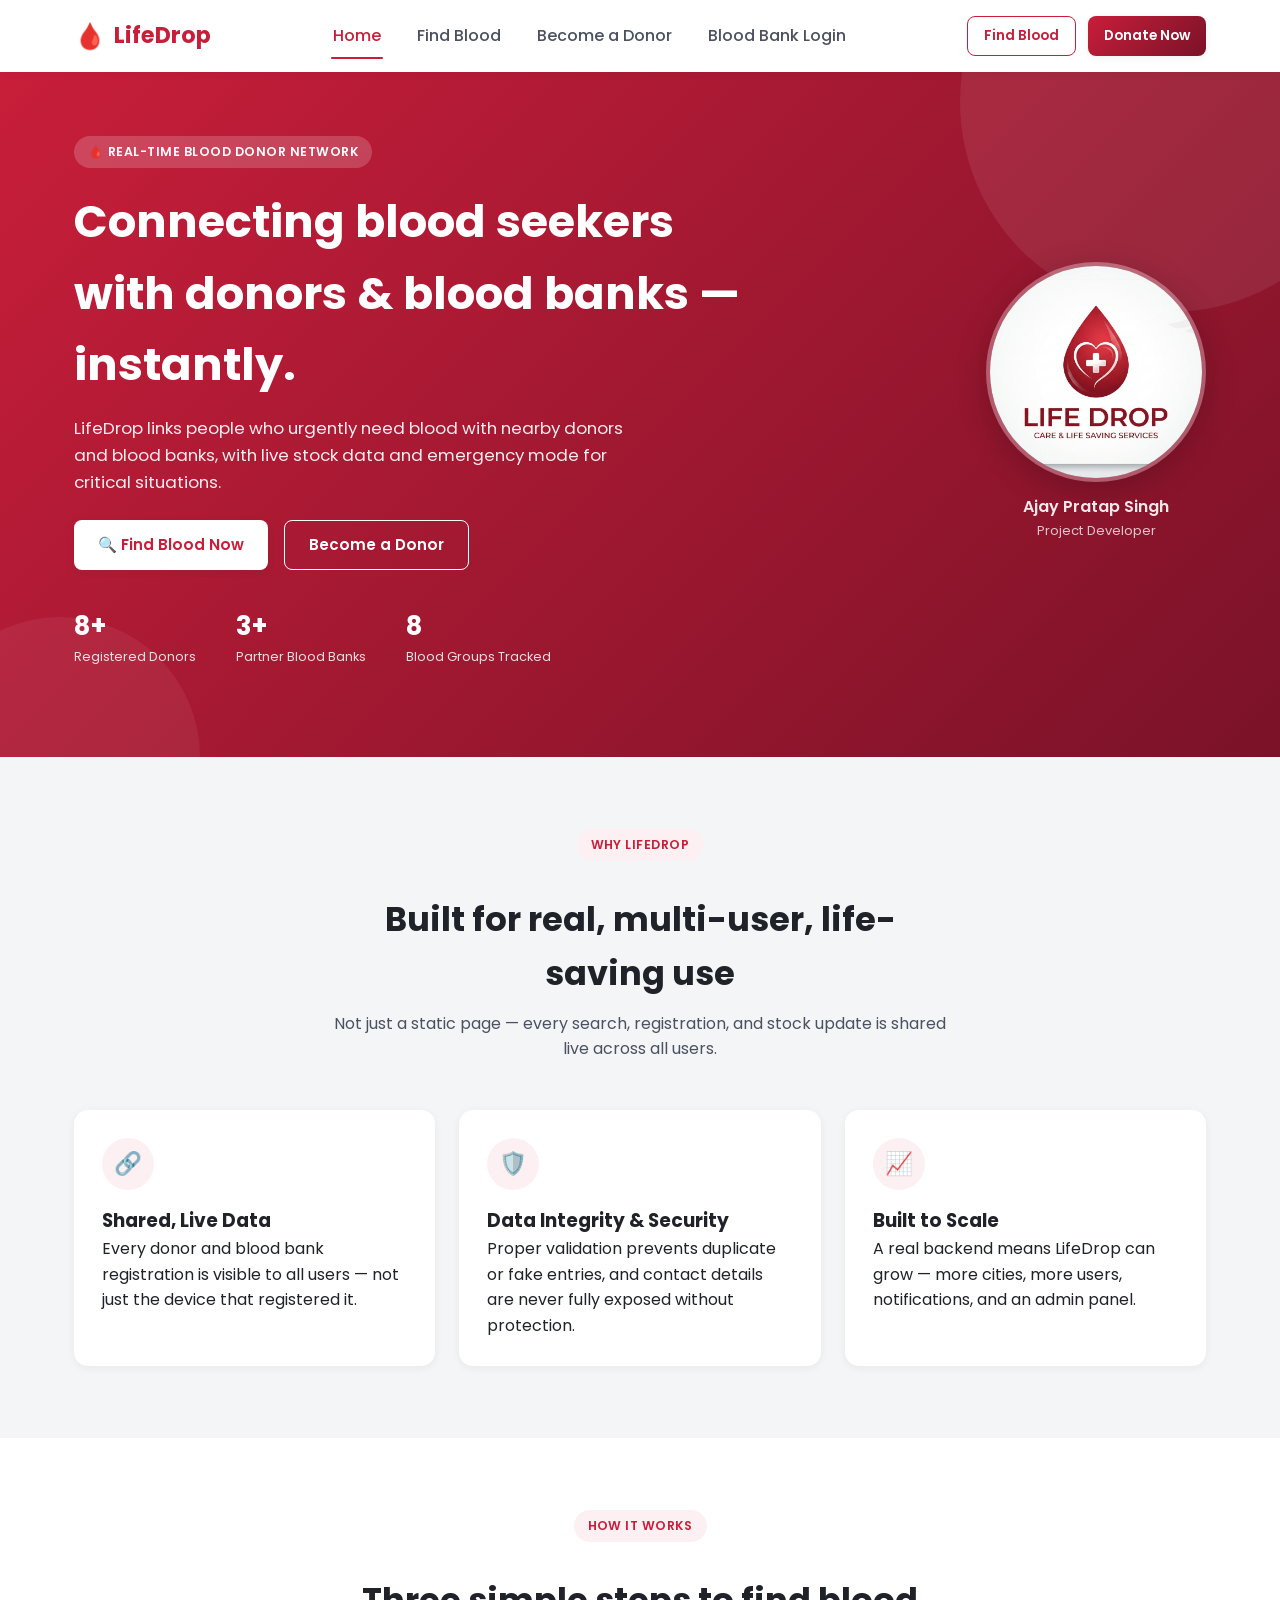
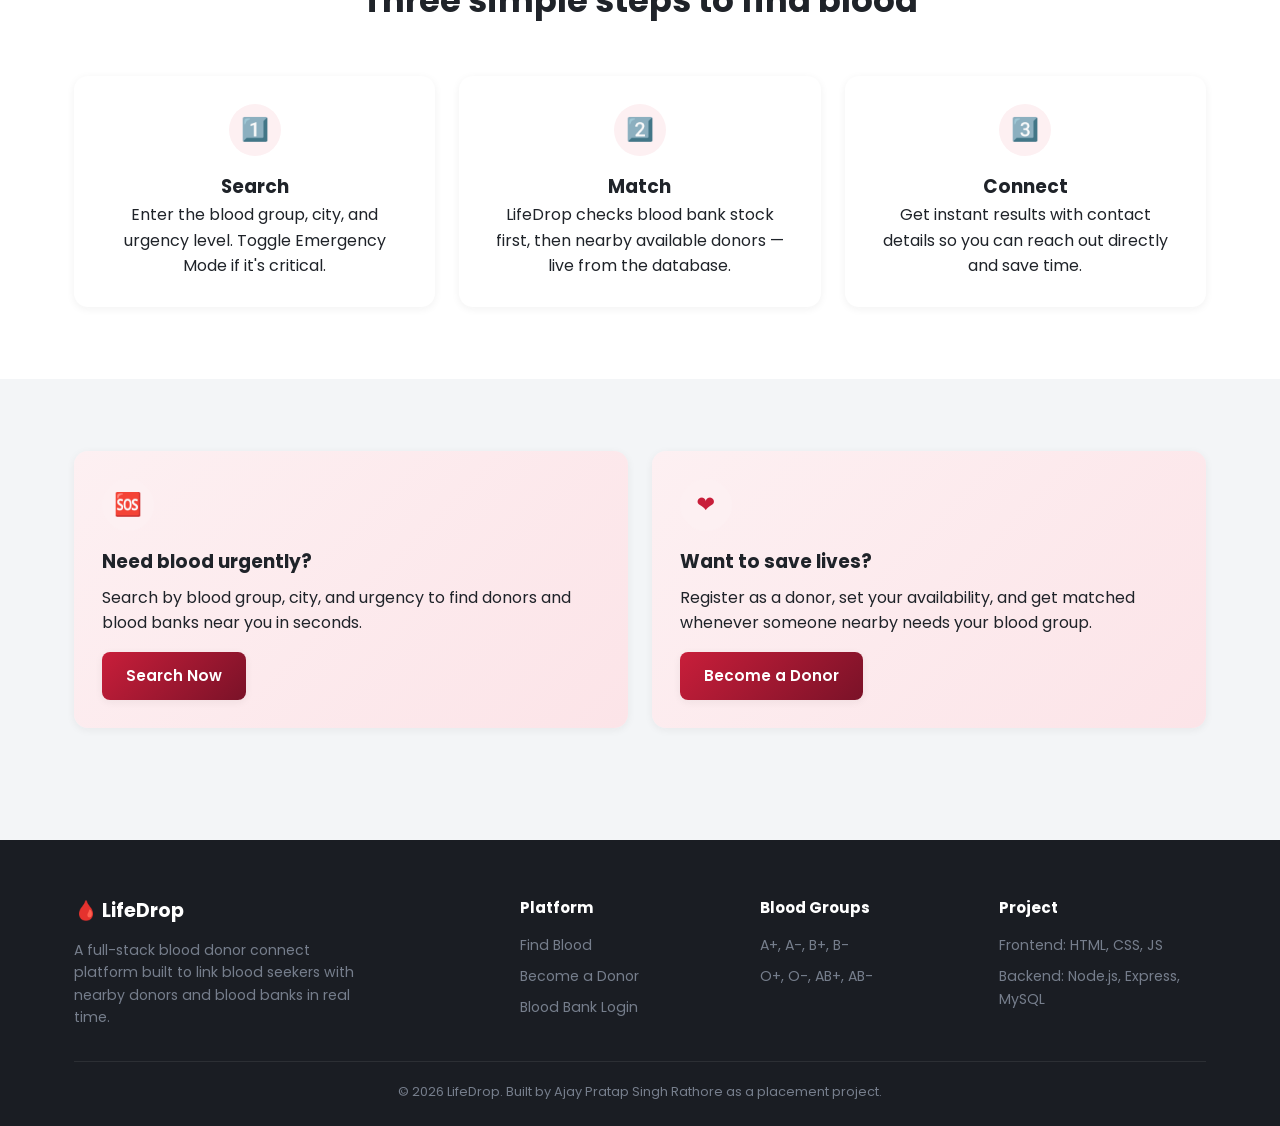
<file: index.html>
<!DOCTYPE html>
<html lang="en">
<head>
<meta charset="UTF-8" />
<meta name="viewport" content="width=device-width, initial-scale=1.0" />
<title>LifeDrop — Blood Donor Connect Platform</title>
<link rel="preconnect" href="https://fonts.googleapis.com">
<link href="https://fonts.googleapis.com/css2?family=Poppins:wght@400;500;600;700&display=swap" rel="stylesheet">
<link rel="stylesheet" href="css/style.css" />
</head>
<body>

<nav class="navbar">
  <div class="container">
    <a href="index.html" class="logo"><span class="drop">🩸</span> LifeDrop</a>
    <div class="nav-links">
      <a href="index.html" class="active">Home</a>
      <a href="search-results.html">Find Blood</a>
      <a href="donor.html">Become a Donor</a>
      <a href="bloodbank.html">Blood Bank Login</a>
    </div>
    <div class="nav-cta">
      <a href="search-results.html" class="btn btn-outline btn-sm">Find Blood</a>
      <a href="donor.html" class="btn btn-primary btn-sm">Donate Now</a>
    </div>
    <button class="nav-toggle" aria-label="Menu"><span></span><span></span><span></span></button>
  </div>
  <div class="mobile-menu">
    <a href="index.html">Home</a>
    <a href="search-results.html">Find Blood</a>
    <a href="donor.html">Become a Donor</a>
    <a href="bloodbank.html">Blood Bank Login</a>
    <a href="search-results.html" class="btn btn-primary btn-block">Find Blood Now</a>
  </div>
</nav>

<header class="page-hero">
  <div class="container">
    <div style="display:flex; align-items:center; justify-content:space-between; gap:40px; flex-wrap:wrap;">
      
      <!-- LEFT SIDE — Text -->
      <div style="flex:1; min-width:280px;">
        <span class="eyebrow">🩸 Real-time Blood Donor Network</span>
        <h1>Connecting blood seekers with donors &amp; blood banks — instantly.</h1>
        <p>LifeDrop links people who urgently need blood with nearby donors and blood banks, with live stock data and emergency mode for critical situations.</p>
        <div class="flex gap-2 mt-3" style="flex-wrap:wrap;">
          <a href="search-results.html" class="btn btn-light">🔍 Find Blood Now</a>
          <a href="donor.html" class="btn btn-outline" style="border-color:#fff; color:#fff;">Become a Donor</a>
        </div>
        <div class="hero-stats">
          <div><div class="stat-num" id="stat-donors">—</div><div class="stat-label">Registered Donors</div></div>
          <div><div class="stat-num" id="stat-banks">—</div><div class="stat-label">Partner Blood Banks</div></div>
          <div><div class="stat-num">8</div><div class="stat-label">Blood Groups Tracked</div></div>
        </div>
      </div>

      <!-- RIGHT SIDE — Image -->
      <div style="flex:0 0 auto; text-align:center;">
        <img src="Ajay.png" alt="LifeDrop"
          style="width:220px; height:220px; border-radius:50%; object-fit:cover; border:4px solid rgba(255,255,255,0.3); box-shadow: 0 8px 32px rgba(0,0,0,0.2);" />
          <div style="flex:0 0 auto; text-align:center; width:100%;"></div>
        <div style="margin-top:12px; font-weight:600; font-size:1rem; opacity:0.9;">Ajay Pratap Singh</div>
        <div style="font-size:0.82rem; opacity:0.75;">Project Developer</div>
        <!-- RIGHT SIDE — Image -->
        
      </div>

    </div>
  </div>
</header>
<section class="section">
  <div class="container">
    <div class="section-head">
      <span class="eyebrow">Why LifeDrop</span>
      <h2>Built for real, multi-user, life-saving use</h2>
      <p>Not just a static page — every search, registration, and stock update is shared live across all users.</p>
    </div>
    <div class="grid-3">
      <div class="card">
        <div class="icon-circle">🔗</div>
        <h3>Shared, Live Data</h3>
        <p>Every donor and blood bank registration is visible to all users — not just the device that registered it.</p>
      </div>
      <div class="card">
        <div class="icon-circle">🛡️</div>
        <h3>Data Integrity &amp; Security</h3>
        <p>Proper validation prevents duplicate or fake entries, and contact details are never fully exposed without protection.</p>
      </div>
      <div class="card">
        <div class="icon-circle">📈</div>
        <h3>Built to Scale</h3>
        <p>A real backend means LifeDrop can grow — more cities, more users, notifications, and an admin panel.</p>
      </div>
    </div>
  </div>
</section>

<section class="section section-alt">
  <div class="container">
    <div class="section-head">
      <span class="eyebrow">How It Works</span>
      <h2>Three simple steps to find blood</h2>
    </div>
    <div class="grid-3">
      <div class="card text-center">
        <div class="icon-circle" style="margin:0 auto 16px;">1️⃣</div>
        <h3>Search</h3>
        <p>Enter the blood group, city, and urgency level. Toggle Emergency Mode if it's critical.</p>
      </div>
      <div class="card text-center">
        <div class="icon-circle" style="margin:0 auto 16px;">2️⃣</div>
        <h3>Match</h3>
        <p>LifeDrop checks blood bank stock first, then nearby available donors — live from the database.</p>
      </div>
      <div class="card text-center">
        <div class="icon-circle" style="margin:0 auto 16px;">3️⃣</div>
        <h3>Connect</h3>
        <p>Get instant results with contact details so you can reach out directly and save time.</p>
      </div>
    </div>
  </div>
</section>

<section class="section">
  <div class="container">
    <div class="grid-2">
      <div class="card" style="background: var(--gradient-soft);">
        <div class="icon-circle">🆘</div>
        <h3>Need blood urgently?</h3>
        <p class="mt-1 mb-2">Search by blood group, city, and urgency to find donors and blood banks near you in seconds.</p>
        <a href="search-results.html" class="btn btn-primary">Search Now</a>
      </div>
      <div class="card" style="background: var(--gradient-soft);">
        <div class="icon-circle">❤️</div>
        <h3>Want to save lives?</h3>
        <p class="mt-1 mb-2">Register as a donor, set your availability, and get matched whenever someone nearby needs your blood group.</p>
        <a href="donor.html" class="btn btn-primary">Become a Donor</a>
      </div>
    </div>
  </div>
</section>

<footer>
  <div class="container">
    <div class="footer-grid">
      <div>
        <div class="footer-logo">🩸 LifeDrop</div>
        <p class="footer-about">A full-stack blood donor connect platform built to link blood seekers with nearby donors and blood banks in real time.</p>
      </div>
      <div>
        <h4>Platform</h4>
        <ul>
          <li><a href="search-results.html">Find Blood</a></li>
          <li><a href="donor.html">Become a Donor</a></li>
          <li><a href="bloodbank.html">Blood Bank Login</a></li>
        </ul>
      </div>
      <div>
        <h4>Blood Groups</h4>
        <ul><li>A+, A-, B+, B-</li><li>O+, O-, AB+, AB-</li></ul>
      </div>
      <div>
        <h4>Project</h4>
        <ul>
          <li>Frontend: HTML, CSS, JS</li>
          <li>Backend: Node.js, Express, MySQL</li>
        </ul>
      </div>
    </div>
    <div class="footer-bottom">&copy; 2026 LifeDrop. Built by Ajay Pratap Singh Rathore as a placement project.</div>
  </div>
</footer>

<script src="js/data.js"></script>
<script src="js/main.js"></script>
<script>
  document.getElementById("stat-donors").textContent = getDonors().length + "+";
  document.getElementById("stat-banks").textContent = getBloodBanks().length + "+";
</script>
</body>
</html>
</file>
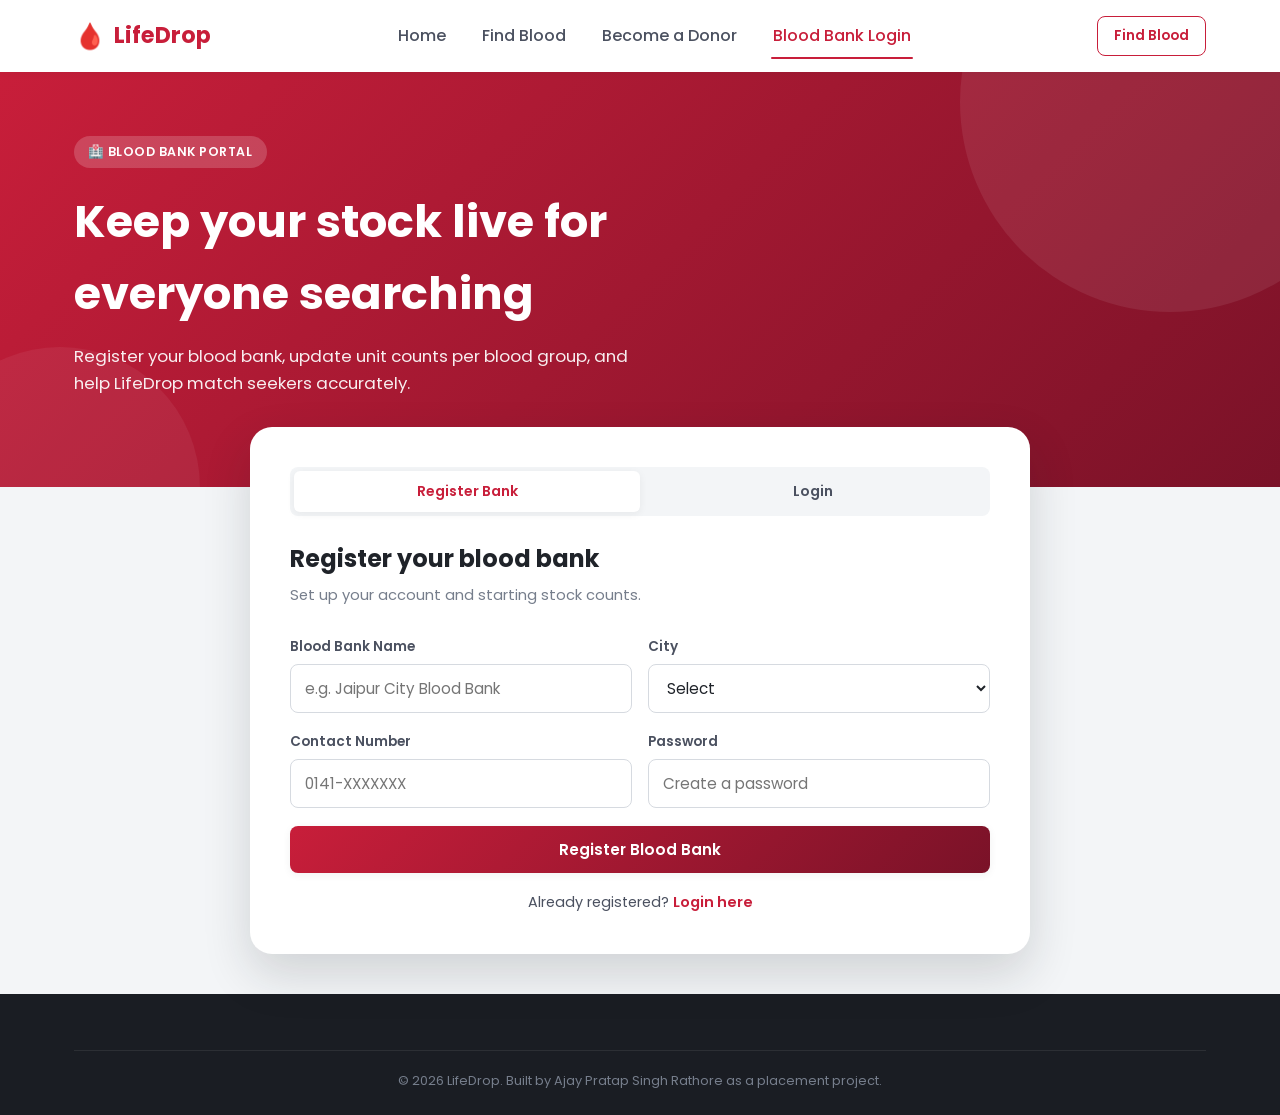
<file: bloodbank.html>
<!DOCTYPE html>
<html lang="en">
<head>
<meta charset="UTF-8" />
<meta name="viewport" content="width=device-width, initial-scale=1.0" />
<title>Blood Bank Portal — LifeDrop</title>
<link rel="preconnect" href="https://fonts.googleapis.com">
<link href="https://fonts.googleapis.com/css2?family=Poppins:wght@400;500;600;700&display=swap" rel="stylesheet">
<link rel="stylesheet" href="css/style.css" />
</head>
<body>

<nav class="navbar">
  <div class="container">
    <a href="index.html" class="logo"><span class="drop">🩸</span> LifeDrop</a>
    <div class="nav-links">
      <a href="index.html">Home</a>
      <a href="search-results.html">Find Blood</a>
      <a href="donor.html">Become a Donor</a>
      <a href="bloodbank.html" class="active">Blood Bank Login</a>
    </div>
    <div class="nav-cta">
      <a href="search-results.html" class="btn btn-outline btn-sm">Find Blood</a>
    </div>
    <button class="nav-toggle" aria-label="Menu"><span></span><span></span><span></span></button>
  </div>
  <div class="mobile-menu">
    <a href="index.html">Home</a>
    <a href="search-results.html">Find Blood</a>
    <a href="donor.html">Become a Donor</a>
    <a href="bloodbank.html">Blood Bank Login</a>
  </div>
</nav>

<header class="page-hero">
  <div class="container">
    <span class="eyebrow">🏥 Blood Bank Portal</span>
    <h1>Keep your stock live for everyone searching</h1>
    <p>Register your blood bank, update unit counts per blood group, and help LifeDrop match seekers accurately.</p>
  </div>
</header>

<div class="container">

  <div class="form-card wide" id="authCard">
    <div class="tab-switch">
      <button type="button" id="tabSignup" class="active">Register Bank</button>
      <button type="button" id="tabLogin">Login</button>
    </div>

    <div class="tab-panel active" id="panelSignup">
      <h2>Register your blood bank</h2>
      <p class="form-sub">Set up your account and starting stock counts.</p>
      <form id="signupForm">
        <div class="form-row">
          <div class="form-group">
            <label for="suName">Blood Bank Name</label>
            <input type="text" id="suName" placeholder="e.g. Jaipur City Blood Bank" required />
          </div>
          <div class="form-group">
            <label for="suCity">City</label>
            <select id="suCity" required>
              <option value="">Select</option>
              <option>Jaipur</option>
              <option>Ajmer</option>
              <option>Kota</option>
            </select>
          </div>
        </div>
        <div class="form-row">
          <div class="form-group">
            <label for="suContact">Contact Number</label>
            <input type="text" id="suContact" placeholder="0141-XXXXXXX" required />
          </div>
          <div class="form-group">
            <label for="suPassword">Password</label>
            <input type="password" id="suPassword" placeholder="Create a password" required minlength="6" />
          </div>
        </div>
        <button type="submit" class="btn btn-primary btn-block">Register Blood Bank</button>
      </form>
      <div class="form-footer-link">Already registered? <a href="#" id="goToLogin">Login here</a></div>
    </div>

    <div class="tab-panel" id="panelLogin">
      <h2>Welcome back</h2>
      <p class="form-sub">Login to manage your live stock.</p>
      <form id="loginForm">
        <div class="form-group">
          <label for="liContact">Contact Number</label>
          <input type="text" id="liContact" placeholder="0141-XXXXXXX" required />
        </div>
        <div class="form-group">
          <label for="liPassword">Password</label>
          <input type="password" id="liPassword" placeholder="Your password" required />
        </div>
        <button type="submit" class="btn btn-primary btn-block">Login</button>
      </form>
      <div class="form-footer-link">New blood bank? <a href="#" id="goToSignup">Register here</a></div>
    </div>
  </div>

  <div class="dash-shell" id="dashboard" style="display:none; margin-top:32px;">
    <aside class="dash-sidebar">
      <div class="dash-profile">
        <div class="dash-avatar" id="dashAvatar">--</div>
        <div class="name" id="dashName">—</div>
        <div class="role">Blood Bank</div>
      </div>
      <nav class="dash-menu">
        <a href="#" class="active">📦 Stock Dashboard</a>
        <a href="search-results.html">🔍 Find Blood</a>
        <a href="#" id="logoutBtn">🚪 Logout</a>
      </nav>
    </aside>

    <main>
      <div class="dash-stats-row">
        <div class="stat-card">
          <div class="stat-top"><span>📦</span></div>
          <div class="stat-value" id="dashTotalUnits">—</div>
          <div class="stat-name">Total Units in Stock</div>
        </div>
        <div class="stat-card">
          <div class="stat-top"><span>⚠️</span></div>
          <div class="stat-value" id="dashLowGroups">—</div>
          <div class="stat-name">Low / Out-of-Stock Groups</div>
        </div>
        <div class="stat-card">
          <div class="stat-top"><span>📍</span></div>
          <div class="stat-value" id="dashCity">—</div>
          <div class="stat-name">City</div>
        </div>
      </div>

      <div class="card">
        <h3 class="mb-2">Live Stock — Update Units</h3>
        <p class="hint mb-2">Changes reflect immediately for everyone searching on LifeDrop.</p>
        <div class="stock-grid" id="stockGrid"></div>
      </div>
    </main>
  </div>
</div>

<footer>
  <div class="container">
    <div class="footer-bottom">&copy; 2026 LifeDrop. Built by Ajay Pratap Singh Rathore as a placement project.</div>
  </div>
</footer>

<script src="js/data.js"></script>
<script src="js/main.js"></script>
<script src="js/bloodbank.js"></script>
</body>
</html>
</file>
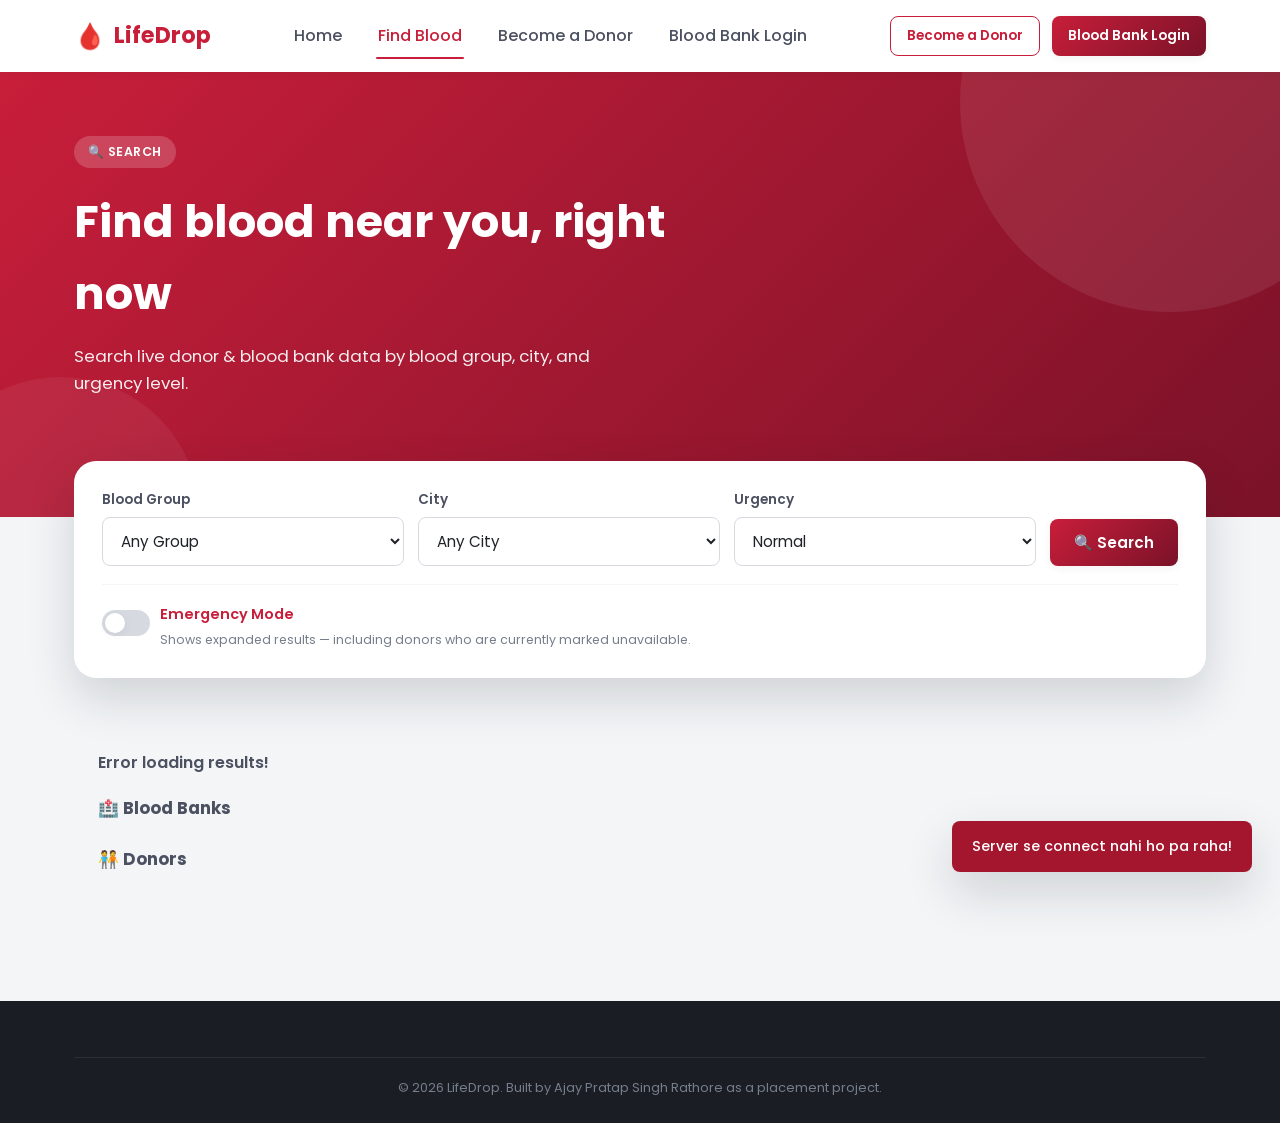
<file: search-results.html>
<!DOCTYPE html>
<html lang="en">
<head>
<meta charset="UTF-8" />
<meta name="viewport" content="width=device-width, initial-scale=1.0" />
<title>Find Blood — LifeDrop</title>
<link rel="preconnect" href="https://fonts.googleapis.com">
<link href="https://fonts.googleapis.com/css2?family=Poppins:wght@400;500;600;700&display=swap" rel="stylesheet">
<link rel="stylesheet" href="css/style.css" />
</head>
<body>

<nav class="navbar">
  <div class="container">
    <a href="index.html" class="logo"><span class="drop">🩸</span> LifeDrop</a>
    <div class="nav-links">
      <a href="index.html">Home</a>
      <a href="search-results.html" class="active">Find Blood</a>
      <a href="donor.html">Become a Donor</a>
      <a href="bloodbank.html">Blood Bank Login</a>
    </div>
    <div class="nav-cta">
      <a href="donor.html" class="btn btn-outline btn-sm">Become a Donor</a>
      <a href="bloodbank.html" class="btn btn-primary btn-sm">Blood Bank Login</a>
    </div>
    <button class="nav-toggle" aria-label="Menu"><span></span><span></span><span></span></button>
  </div>
  <div class="mobile-menu">
    <a href="index.html">Home</a>
    <a href="search-results.html">Find Blood</a>
    <a href="donor.html">Become a Donor</a>
    <a href="bloodbank.html">Blood Bank Login</a>
  </div>
</nav>

<header class="page-hero" style="padding-bottom:120px;">
  <div class="container">
    <span class="eyebrow">🔍 Search</span>
    <h1>Find blood near you, right now</h1>
    <p>Search live donor &amp; blood bank data by blood group, city, and urgency level.</p>
  </div>
</header>

<div class="container">
  <div class="search-bar-card">
    <form id="searchForm">
      <div class="search-grid">
        <div class="form-group" style="margin-bottom:0;">
          <label for="bloodGroup">Blood Group</label>
          <select id="bloodGroup">
            <option value="">Any Group</option>
            <option>A+</option><option>A-</option>
            <option>B+</option><option>B-</option>
            <option>O+</option><option>O-</option>
            <option>AB+</option><option>AB-</option>
          </select>
        </div>
        <div class="form-group" style="margin-bottom:0;">
          <label for="city">City</label>
          <select id="city">
            <option value="">Any City</option>
            <option>Jaipur</option>
            <option>Ajmer</option>
            <option>Kota</option>
          </select>
        </div>
        <div class="form-group" style="margin-bottom:0;">
          <label for="urgency">Urgency</label>
          <select id="urgency">
            <option value="normal">Normal</option>
            <option value="emergency">Emergency</option>
          </select>
        </div>
        <button type="submit" class="btn btn-primary">🔍 Search</button>
      </div>
      <div class="emergency-toggle">
        <label class="switch">
          <input type="checkbox" id="emergencyToggle" />
          <span class="slider-toggle"></span>
        </label>
        <div>
          <div class="emergency-toggle-label">Emergency Mode</div>
          <div class="hint">Shows expanded results — including donors who are currently marked unavailable.</div>
        </div>
      </div>
    </form>
  </div>

  <section class="section">
  <div class="container">

    <!-- Stats Summary — YAHAN ADD KARO -->
    <div class="grid-3 mb-2" id="statsSummary" style="display:none;">
      <div class="stat-card">
        <div class="stat-top"><span>🧑‍🤝‍🧑</span></div>
        <div class="stat-value" id="statTotal">0</div>
        <div class="stat-name">Total Donors Found</div>
      </div>
      <div class="stat-card">
        <div class="stat-top"><span>✅</span></div>
        <div class="stat-value" id="statAvailable">0</div>
        <div class="stat-name">Available Now</div>
      </div>
      <div class="stat-card">
        <div class="stat-top"><span>⏳</span></div>
        <div class="stat-value" id="statNotEligible">0</div>
        <div class="stat-name">Not Eligible Yet</div>
      </div>
    </div>

    <div class="results-meta">
      <div class="results-count" id="resultsCount">Showing all donors &amp; blood banks</div>
      <div class="filter-chip-row" id="activeFilters"></div>
    </div>
    <h3 class="mb-2" style="color: var(--gray-700); font-size:1.05rem;">🏥 Blood Banks</h3>
    <div id="bankResults"></div>
    <h3 class="mb-2 mt-3" style="color: var(--gray-700); font-size:1.05rem;">🧑‍🤝‍🧑 Donors</h3>
    <div id="donorResults"></div>

  </div>
</section>
</div>

<footer>
  <div class="container">
    <div class="footer-bottom">&copy; 2026 LifeDrop. Built by Ajay Pratap Singh Rathore as a placement project.</div>
  </div>
</footer>

<script src="js/data.js"></script>
<script src="js/main.js"></script>
<script src="js/search.js"></script>
</body>
</html>
</file>
<file: css/style.css>
/* ===========================================================
   LifeDrop — style.css
   Global design system: colors, layout, components, responsive
   =========================================================== */

:root {
  --red-600: #c81e3a;
  --red-700: #a3162e;
  --red-50: #fdf0f2;
  --dark: #1a1d23;
  --gray-900: #1f2329;
  --gray-700: #4b5160;
  --gray-500: #767e8c;
  --gray-300: #d6dae0;
  --gray-100: #f3f5f7;
  --white: #ffffff;
  --green-600: #1f9d55;
  --amber-600: #c97f0a;

  --radius-sm: 8px;
  --radius-md: 14px;
  --radius-lg: 22px;

  --shadow-sm: 0 2px 8px rgba(26, 29, 35, 0.06);
  --shadow-md: 0 8px 24px rgba(26, 29, 35, 0.10);
  --shadow-lg: 0 20px 48px rgba(26, 29, 35, 0.16);

  --gradient-primary: linear-gradient(135deg, #c81e3a 0%, #7a1228 100%);
  --gradient-soft: linear-gradient(135deg, #fdf0f2 0%, #fce4e8 100%);

  --font-main: 'Poppins', 'Segoe UI', system-ui, -apple-system, sans-serif;
}

* { margin: 0; padding: 0; box-sizing: border-box; }
html { scroll-behavior: smooth; }
body {
  font-family: var(--font-main);
  color: var(--gray-900);
  background: var(--gray-100);
  line-height: 1.6;
  min-height: 100vh;
}
img { max-width: 100%; display: block; }
a { text-decoration: none; color: inherit; }
ul { list-style: none; }
button { font-family: inherit; cursor: pointer; border: none; }

.container { width: 100%; max-width: 1180px; margin: 0 auto; padding: 0 24px; }

/* ===== Navbar ===== */
.navbar { position: sticky; top: 0; z-index: 100; background: var(--white); box-shadow: var(--shadow-sm); }
.navbar .container { display: flex; align-items: center; justify-content: space-between; height: 72px; }
.logo { display: flex; align-items: center; gap: 8px; font-size: 1.4rem; font-weight: 700; color: var(--red-600); }
.logo span.drop { font-size: 1.6rem; }
.nav-links { display: flex; align-items: center; gap: 32px; }
.nav-links a { font-weight: 500; color: var(--gray-700); position: relative; padding: 6px 2px; transition: color 0.25s ease; }
.nav-links a:hover, .nav-links a.active { color: var(--red-600); }
.nav-links a.active::after {
  content: ''; position: absolute; bottom: -4px; left: 0; right: 0; height: 2px;
  background: var(--red-600); border-radius: 2px;
}
.nav-cta { display: flex; gap: 12px; }
.nav-toggle { display: none; flex-direction: column; gap: 5px; background: none; padding: 6px; }
.nav-toggle span { width: 24px; height: 2px; background: var(--gray-900); border-radius: 2px; }
.mobile-menu { display: none; flex-direction: column; background: var(--white); padding: 8px 24px 18px; box-shadow: var(--shadow-sm); }
.mobile-menu.open { display: flex; }
.mobile-menu a { padding: 12px 0; border-bottom: 1px solid var(--gray-100); font-weight: 500; color: var(--gray-700); }
.mobile-menu .btn { margin-top: 12px; }

/* ===== Buttons ===== */
.btn {
  display: inline-flex; align-items: center; justify-content: center; gap: 8px;
  padding: 12px 24px; border-radius: var(--radius-sm); font-weight: 600; font-size: 0.95rem;
  transition: transform 0.2s ease, box-shadow 0.2s ease, background 0.2s ease; white-space: nowrap;
}
.btn-primary { background: var(--gradient-primary); color: var(--white); box-shadow: var(--shadow-sm); }
.btn-primary:hover { transform: translateY(-2px); box-shadow: var(--shadow-md); }
.btn-outline { background: transparent; color: var(--red-600); border: 1.5px solid var(--red-600); }
.btn-outline:hover { background: var(--red-50); }
.btn-light { background: var(--white); color: var(--red-600); box-shadow: var(--shadow-sm); }
.btn-light:hover { transform: translateY(-2px); box-shadow: var(--shadow-md); }
.btn-block { width: 100%; }
.btn-sm { padding: 8px 16px; font-size: 0.85rem; }
.btn:disabled { opacity: 0.55; cursor: not-allowed; transform: none !important; }

/* ===== Hero ===== */
.page-hero { background: var(--gradient-primary); color: var(--white); padding: 64px 0 90px; position: relative; overflow: hidden; }
.page-hero::before {
  content: ''; position: absolute; width: 420px; height: 420px; background: rgba(255,255,255,0.08);
  border-radius: 50%; top: -180px; right: -100px;
}
.page-hero::after {
  content: ''; position: absolute; width: 280px; height: 280px; background: rgba(255,255,255,0.06);
  border-radius: 50%; bottom: -140px; left: -80px;
}
.page-hero .container { position: relative; z-index: 1; }
.eyebrow {
  display: inline-block; background: rgba(255,255,255,0.18); padding: 6px 14px; border-radius: 999px;
  font-size: 0.78rem; font-weight: 600; letter-spacing: 0.04em; text-transform: uppercase; margin-bottom: 18px;
}
.page-hero h1 { font-size: clamp(1.9rem, 4vw, 2.8rem); font-weight: 700; max-width: 680px; margin-bottom: 14px; }
.page-hero p { max-width: 560px; opacity: 0.92; font-size: 1.05rem; }
.hero-stats { display: flex; gap: 40px; margin-top: 36px; }
.hero-stats .stat-num { font-size: 1.6rem; font-weight: 700; }
.hero-stats .stat-label { font-size: 0.8rem; opacity: 0.85; }

/* ===== Sections ===== */
.section { padding: 72px 0; }
.section-tight { padding: 48px 0; }
.section-alt { background: var(--white); }
.section-head { text-align: center; max-width: 620px; margin: 0 auto 48px; }
.section-head .eyebrow { background: var(--red-50); color: var(--red-600); }
.section-head h2 { font-size: clamp(1.5rem, 3vw, 2.1rem); font-weight: 700; margin: 14px 0 10px; }
.section-head p { color: var(--gray-700); }

/* ===== Cards ===== */
.card { background: var(--white); border-radius: var(--radius-md); box-shadow: var(--shadow-sm); padding: 28px; transition: transform 0.25s ease, box-shadow 0.25s ease; }
.card:hover { transform: translateY(-4px); box-shadow: var(--shadow-md); }
.icon-circle {
  width: 52px; height: 52px; border-radius: 50%; background: var(--red-50); color: var(--red-600);
  display: flex; align-items: center; justify-content: center; font-size: 1.4rem; margin-bottom: 16px;
}
.grid-3 { display: grid; grid-template-columns: repeat(3, 1fr); gap: 24px; }
.grid-2 { display: grid; grid-template-columns: repeat(2, 1fr); gap: 24px; }
.grid-4 { display: grid; grid-template-columns: repeat(4, 1fr); gap: 20px; }

/* ===== Forms ===== */
.form-card { background: var(--white); border-radius: var(--radius-lg); box-shadow: var(--shadow-lg); padding: 40px; max-width: 560px; margin: -60px auto 0; position: relative; z-index: 2; }
.form-card.wide { max-width: 780px; }
.form-card h2 { font-size: 1.5rem; margin-bottom: 6px; }
.form-card .form-sub { color: var(--gray-500); margin-bottom: 28px; font-size: 0.92rem; }
.form-group { margin-bottom: 18px; }
.form-row { display: grid; grid-template-columns: 1fr 1fr; gap: 16px; }
label { display: block; font-size: 0.85rem; font-weight: 600; color: var(--gray-700); margin-bottom: 6px; }
input, select, textarea {
  width: 100%; padding: 12px 14px; border: 1.5px solid var(--gray-300); border-radius: var(--radius-sm);
  font-size: 0.95rem; font-family: inherit; color: var(--gray-900); background: var(--white);
  transition: border-color 0.2s ease, box-shadow 0.2s ease;
}
input:focus, select:focus, textarea:focus { outline: none; border-color: var(--red-600); box-shadow: 0 0 0 3px rgba(200,30,58,0.12); }
.hint { font-size: 0.78rem; color: var(--gray-500); margin-top: 4px; }
.error-text { font-size: 0.78rem; color: var(--red-600); margin-top: 4px; display: none; }
.form-group.invalid input, .form-group.invalid select { border-color: var(--red-600); }
.form-group.invalid .error-text { display: block; }
.form-footer-link { text-align: center; margin-top: 18px; font-size: 0.9rem; color: var(--gray-700); }
.form-footer-link a { color: var(--red-600); font-weight: 600; }

/* Toggle switch */
.toggle-row { display: flex; align-items: center; justify-content: space-between; background: var(--gray-100); border-radius: var(--radius-sm); padding: 16px 18px; margin-bottom: 18px; }
.toggle-row .toggle-label { font-weight: 600; font-size: 0.92rem; }
.toggle-row .toggle-sub { font-size: 0.78rem; color: var(--gray-500); margin-top: 2px; }
.switch { position: relative; width: 48px; height: 26px; flex-shrink: 0; }
.switch input { opacity: 0; width: 0; height: 0; }
.slider-toggle { position: absolute; cursor: pointer; inset: 0; background: var(--gray-300); border-radius: 999px; transition: 0.25s; }
.slider-toggle::before {
  content: ''; position: absolute; width: 20px; height: 20px; left: 3px; bottom: 3px;
  background: var(--white); border-radius: 50%; transition: 0.25s; box-shadow: var(--shadow-sm);
}
.switch input:checked + .slider-toggle { background: var(--green-600); }
.switch input:checked + .slider-toggle::before { transform: translateX(22px); }

/* ===== Badges ===== */
.badge { display: inline-flex; align-items: center; gap: 6px; padding: 5px 12px; border-radius: 999px; font-size: 0.78rem; font-weight: 600; }
.badge-dot { width: 7px; height: 7px; border-radius: 50%; }
.badge-available { background: #e9f7ef; color: var(--green-600); }
.badge-available .badge-dot { background: var(--green-600); }
.badge-unavailable { background: var(--gray-100); color: var(--gray-500); }
.badge-unavailable .badge-dot { background: var(--gray-500); }
.badge-low { background: #fdf3e3; color: var(--amber-600); }
.badge-low .badge-dot { background: var(--amber-600); }
.badge-out { background: var(--red-50); color: var(--red-600); }
.badge-out .badge-dot { background: var(--red-600); }
.badge-emergency { background: var(--red-50); color: var(--red-600); }
.badge-emergency .badge-dot { background: var(--red-600); animation: pulse 1.4s infinite; }
@keyframes pulse {
  0% { box-shadow: 0 0 0 0 rgba(200,30,58,0.5); }
  70% { box-shadow: 0 0 0 6px rgba(200,30,58,0); }
  100% { box-shadow: 0 0 0 0 rgba(200,30,58,0); }
}

/* ===== Tabs ===== */
.tab-switch { display: flex; background: var(--gray-100); border-radius: var(--radius-sm); padding: 4px; margin-bottom: 24px; }
.tab-switch button { flex: 1; background: transparent; padding: 10px; border-radius: 6px; font-weight: 600; font-size: 0.88rem; color: var(--gray-700); transition: all 0.2s ease; }
.tab-switch button.active { background: var(--white); color: var(--red-600); box-shadow: var(--shadow-sm); }
.tab-panel { display: none; }
.tab-panel.active { display: block; }

/* ===== Search / Results ===== */
.search-bar-card { background: var(--white); border-radius: var(--radius-lg); box-shadow: var(--shadow-lg); padding: 28px; margin: -56px auto 0; position: relative; z-index: 2; }
.search-grid { display: grid; grid-template-columns: 1fr 1fr 1fr auto; gap: 14px; align-items: end; }
.emergency-toggle { display: flex; align-items: center; gap: 10px; margin-top: 18px; padding-top: 18px; border-top: 1px solid var(--gray-100); }
.emergency-toggle .switch input:checked + .slider-toggle { background: var(--red-600); }
.emergency-toggle-label { font-weight: 600; font-size: 0.9rem; color: var(--red-600); }
.results-meta { display: flex; align-items: center; justify-content: space-between; margin-bottom: 20px; flex-wrap: wrap; gap: 12px; }
.results-count { font-weight: 600; color: var(--gray-700); }
.filter-chip-row { display: flex; gap: 8px; flex-wrap: wrap; }
.filter-chip { background: var(--white); border: 1px solid var(--gray-300); padding: 6px 14px; border-radius: 999px; font-size: 0.82rem; font-weight: 500; color: var(--gray-700); }
.result-card { background: var(--white); border-radius: var(--radius-md); box-shadow: var(--shadow-sm); padding: 22px; display: flex; align-items: center; justify-content: space-between; gap: 20px; margin-bottom: 16px; flex-wrap: wrap; }
.result-left { display: flex; align-items: center; gap: 16px; }
.result-avatar { width: 48px; height: 48px; border-radius: 50%; background: var(--gradient-primary); color: var(--white); display: flex; align-items: center; justify-content: center; font-weight: 700; font-size: 1.1rem; flex-shrink: 0; }
.result-name { font-weight: 600; font-size: 1.02rem; }
.result-sub { font-size: 0.82rem; color: var(--gray-500); margin-top: 2px; }
.result-group-tag { background: var(--red-50); color: var(--red-600); font-weight: 700; font-size: 0.85rem; padding: 4px 10px; border-radius: var(--radius-sm); }
.result-right { display: flex; align-items: center; gap: 14px; }
.stock-mini { display: flex; gap: 6px; flex-wrap: wrap; }
.stock-pill { font-size: 0.72rem; font-weight: 600; padding: 3px 9px; border-radius: 999px; background: var(--gray-100); color: var(--gray-700); }

/* ===== Dashboard ===== */
.dash-shell { display: grid; grid-template-columns: 260px 1fr; gap: 28px; align-items: start; padding: 32px 0 64px; }
.dash-sidebar { background: var(--white); border-radius: var(--radius-md); box-shadow: var(--shadow-sm); padding: 24px; position: sticky; top: 92px; }
.dash-profile { text-align: center; padding-bottom: 20px; border-bottom: 1px solid var(--gray-100); margin-bottom: 16px; }
.dash-avatar { width: 64px; height: 64px; border-radius: 50%; background: var(--gradient-primary); color: var(--white); display: flex; align-items: center; justify-content: center; font-weight: 700; font-size: 1.4rem; margin: 0 auto 12px; }
.dash-profile .name { font-weight: 600; }
.dash-profile .role { font-size: 0.78rem; color: var(--gray-500); }
.dash-menu a { display: flex; align-items: center; gap: 10px; padding: 10px 12px; border-radius: var(--radius-sm); font-size: 0.9rem; font-weight: 500; color: var(--gray-700); margin-bottom: 4px; }
.dash-menu a:hover, .dash-menu a.active { background: var(--red-50); color: var(--red-600); }
.dash-stats-row { display: grid; grid-template-columns: repeat(3, 1fr); gap: 18px; margin-bottom: 24px; }
.stat-card { background: var(--white); border-radius: var(--radius-md); box-shadow: var(--shadow-sm); padding: 20px; }
.stat-card .stat-top { display: flex; align-items: center; justify-content: space-between; }
.stat-card .stat-value { font-size: 1.7rem; font-weight: 700; margin-top: 6px; }
.stat-card .stat-name { font-size: 0.82rem; color: var(--gray-500); }
.stock-grid { display: grid; grid-template-columns: repeat(4, 1fr); gap: 14px; }
.stock-cell { background: var(--gray-100); border-radius: var(--radius-sm); padding: 16px; text-align: center; }
.stock-cell .group-name { font-weight: 700; font-size: 1.05rem; color: var(--red-600); }
.stock-cell .unit-controls { display: flex; align-items: center; justify-content: center; gap: 10px; margin-top: 10px; }
.unit-btn { width: 28px; height: 28px; border-radius: 50%; background: var(--white); border: 1px solid var(--gray-300); font-weight: 700; display: flex; align-items: center; justify-content: center; transition: background 0.2s ease; }
.unit-btn:hover { background: var(--red-50); border-color: var(--red-600); color: var(--red-600); }
.unit-count { font-weight: 700; min-width: 24px; text-align: center; }

/* ===== Footer ===== */
footer { background: var(--dark); color: var(--gray-300); padding: 56px 0 24px; margin-top: 40px; }
.footer-grid { display: grid; grid-template-columns: 2fr 1fr 1fr 1fr; gap: 32px; margin-bottom: 32px; }
.footer-grid h4 { color: var(--white); font-size: 0.95rem; margin-bottom: 14px; }
.footer-grid li { margin-bottom: 8px; font-size: 0.88rem; color: var(--gray-500); }
.footer-grid p.footer-about { font-size: 0.88rem; color: var(--gray-500); max-width: 280px; }
.footer-logo { color: var(--white); font-weight: 700; font-size: 1.2rem; margin-bottom: 12px; }
.footer-bottom { border-top: 1px solid rgba(255,255,255,0.08); padding-top: 20px; text-align: center; font-size: 0.8rem; color: var(--gray-500); }

/* ===== Utilities ===== */
.text-center { text-align: center; }
.mt-1 { margin-top: 8px; } .mt-2 { margin-top: 16px; } .mt-3 { margin-top: 24px; }
.mb-2 { margin-bottom: 16px; }
.flex { display: flex; } .flex-center { display: flex; align-items: center; justify-content: center; }
.gap-1 { gap: 8px; } .gap-2 { gap: 16px; }
.empty-state { text-align: center; padding: 60px 20px; color: var(--gray-500); }
.empty-state .icon-circle { margin: 0 auto 16px; width: 64px; height: 64px; font-size: 1.8rem; }

.toast {
  position: fixed; bottom: 28px; right: 28px; background: var(--gray-900); color: var(--white);
  padding: 14px 20px; border-radius: var(--radius-sm); box-shadow: var(--shadow-lg); font-size: 0.9rem;
  font-weight: 500; display: flex; align-items: center; gap: 10px; transform: translateY(20px);
  opacity: 0; pointer-events: none; transition: all 0.3s ease; z-index: 999;
}
.toast.show { transform: translateY(0); opacity: 1; }
.toast.toast-success { background: var(--green-600); }
.toast.toast-error { background: var(--red-700); }

/* ===== Responsive ===== */
@media (max-width: 960px) {
  .grid-3, .grid-4 { grid-template-columns: repeat(2, 1fr); }
  .footer-grid { grid-template-columns: 1fr 1fr; }
  .dash-shell { grid-template-columns: 1fr; }
  .dash-sidebar { position: static; }
  .search-grid { grid-template-columns: 1fr 1fr; }
}
@media (max-width: 768px) {
  .nav-links { display: none; }
  .nav-cta .btn-outline { display: none; }
  .nav-toggle { display: flex; }
  .grid-2, .grid-3, .grid-4 { grid-template-columns: 1fr; }
  .form-row { grid-template-columns: 1fr; }
  .form-card { margin: -40px 16px 0; padding: 28px 22px; }
  .footer-grid { grid-template-columns: 1fr; }
  .search-grid { grid-template-columns: 1fr; }
  .stock-grid { grid-template-columns: repeat(2, 1fr); }
  .dash-stats-row { grid-template-columns: 1fr; }
  .result-card { flex-direction: column; align-items: flex-start; }
  .result-right { width: 100%; justify-content: space-between; }
}
/* ===== Popups ===== */
.popup-overlay {
  position: fixed; inset: 0; background: rgba(0,0,0,0.5);
  display: flex; align-items: center; justify-content: center;
  z-index: 999; opacity: 0; pointer-events: none;
  transition: opacity 0.25s ease;
}
.popup-overlay.show { opacity: 1; pointer-events: all; }

.popup-box {
  background: var(--white); border-radius: var(--radius-lg);
  box-shadow: var(--shadow-lg); padding: 36px; max-width: 420px;
  width: 90%; text-align: center;
  transform: translateY(20px); transition: transform 0.25s ease;
}
.popup-overlay.show .popup-box { transform: translateY(0); }

.popup-icon { font-size: 3rem; margin-bottom: 12px; }
.popup-title { font-size: 1.4rem; font-weight: 700; margin-bottom: 8px; }
.popup-msg { color: var(--gray-500); font-size: 0.92rem; margin-bottom: 24px; }
.popup-btns { display: flex; gap: 12px; justify-content: center; }

.profile-val {
  background: var(--gray-100);
  border-radius: var(--radius-sm);
  padding: 12px 14px;
  font-size: 0.95rem;
  color: var(--gray-900);
  font-weight: 500;
  min-height: 46px;
}

/* Eligibility card */
#eligibilityCard {
  border-left: 4px solid var(--amber-600);
}
/* Hero image responsive */
@media (max-width: 768px) {
  .hero-img-div {
    width: 100%;
    margin-top: 24px;
  }

  .hero-img-div img {
    width: 160px !important;
    height: 160px !important;
  }
}

/* DP Upload */
.dash-avatar {
  position: relative;
  cursor: pointer;
}

.dash-avatar:hover::after {
  content: '📷';
  position: absolute;
  inset: 0;
  background: rgba(0,0,0,0.4);
  display: flex;
  align-items: center;
  justify-content: center;
  font-size: 1.4rem;
  border-radius: 50%;
}
</file>
